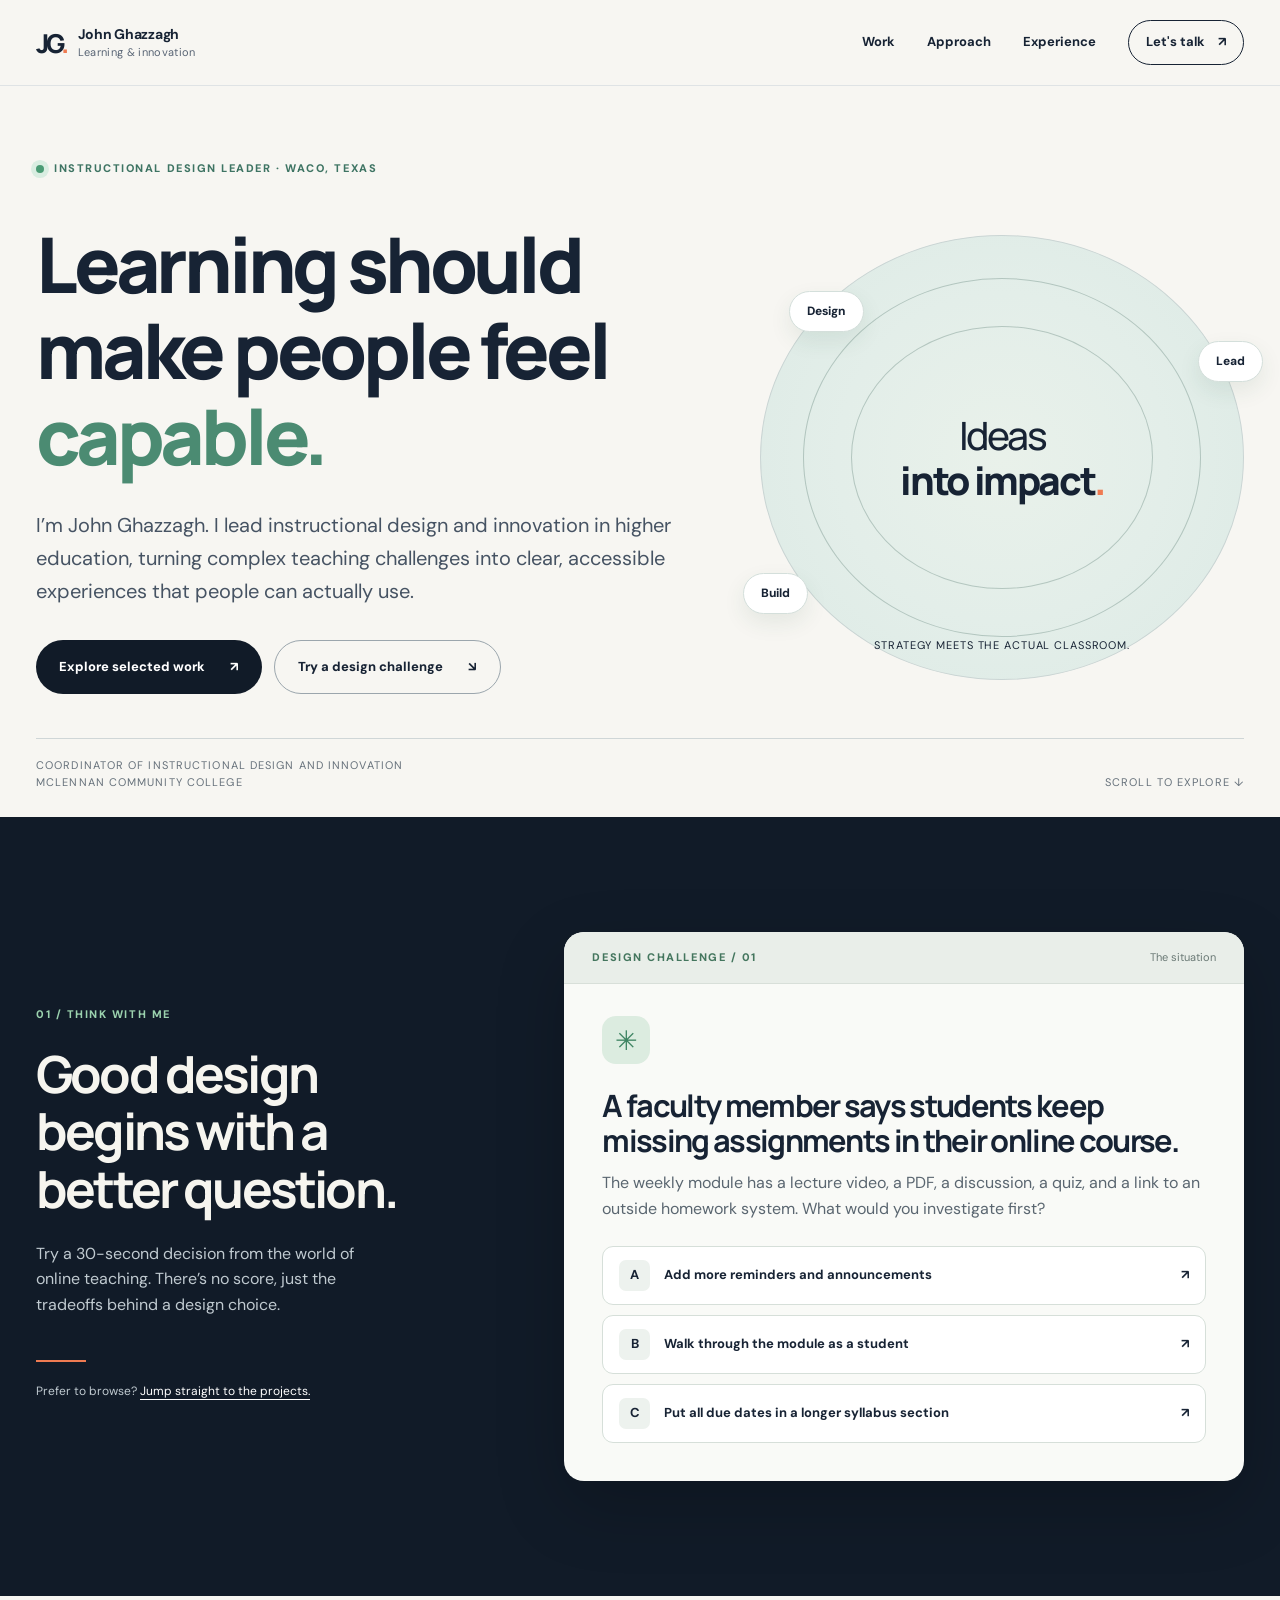
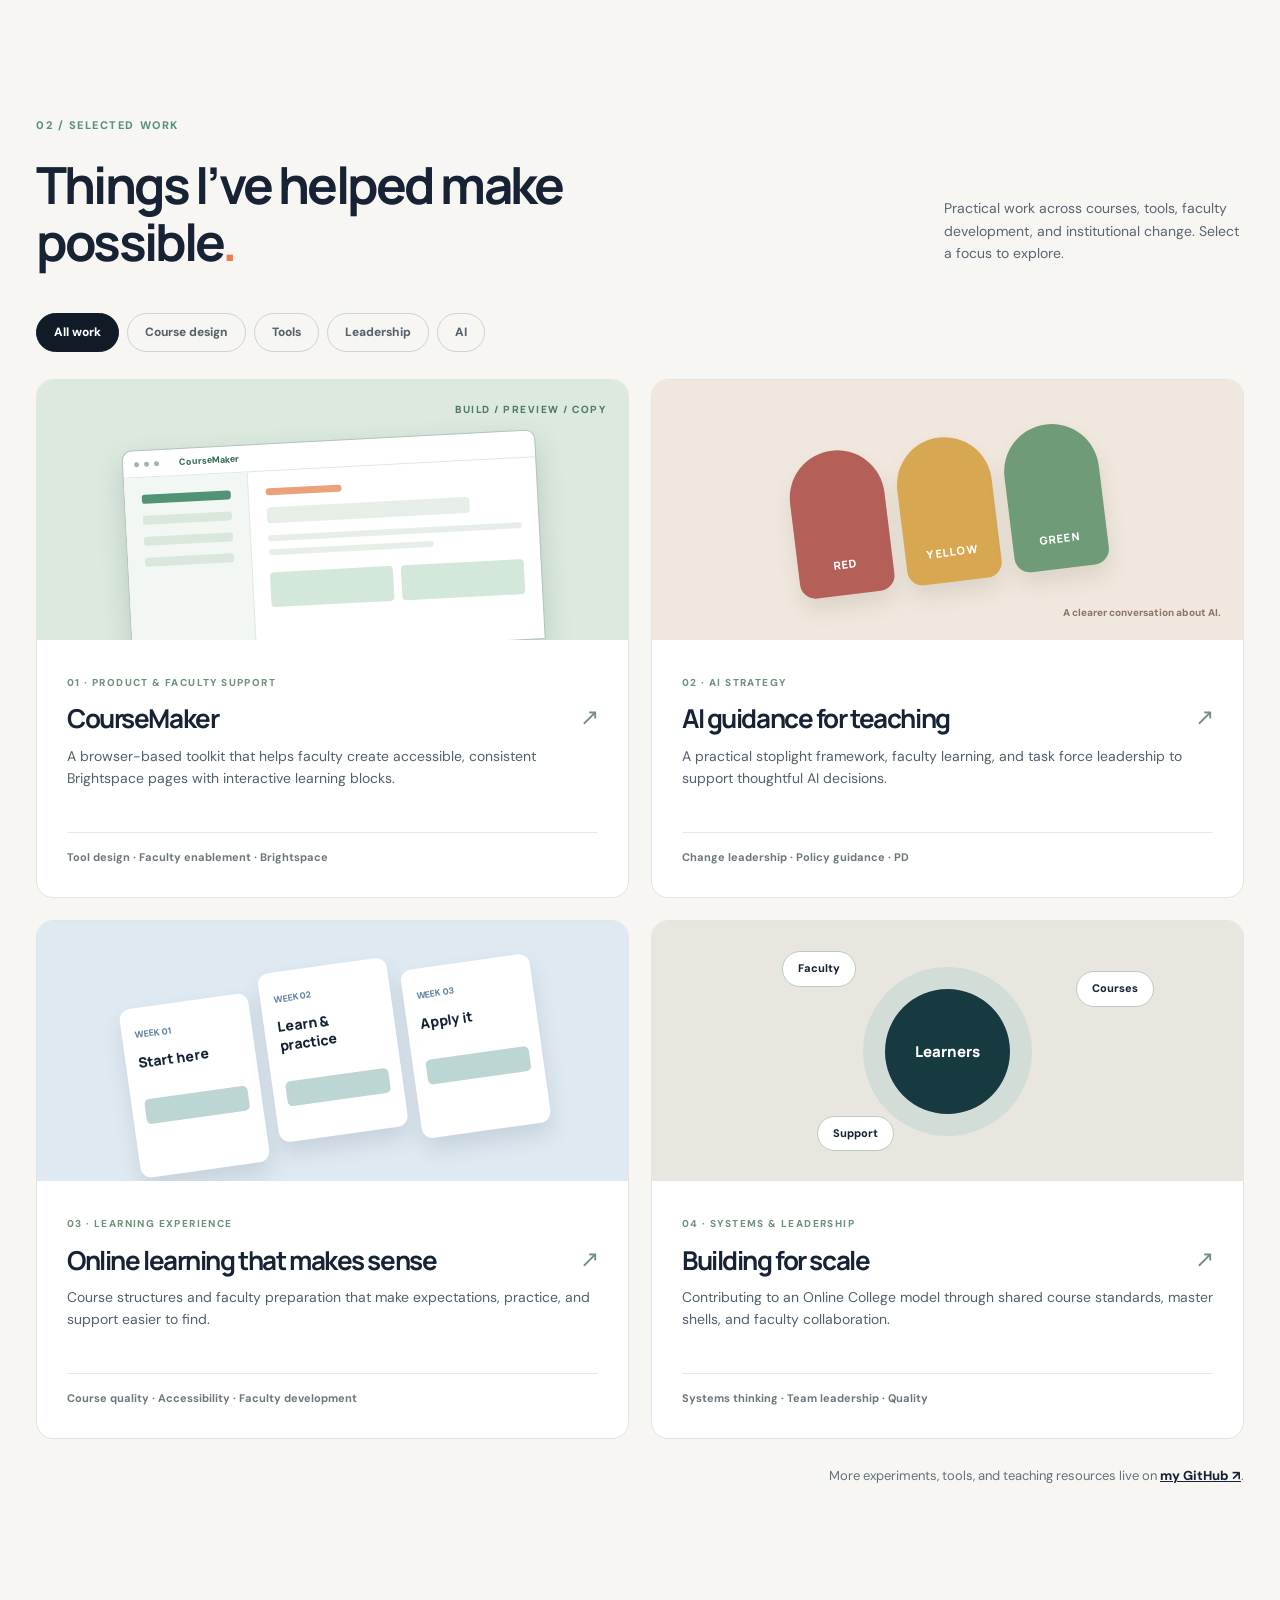
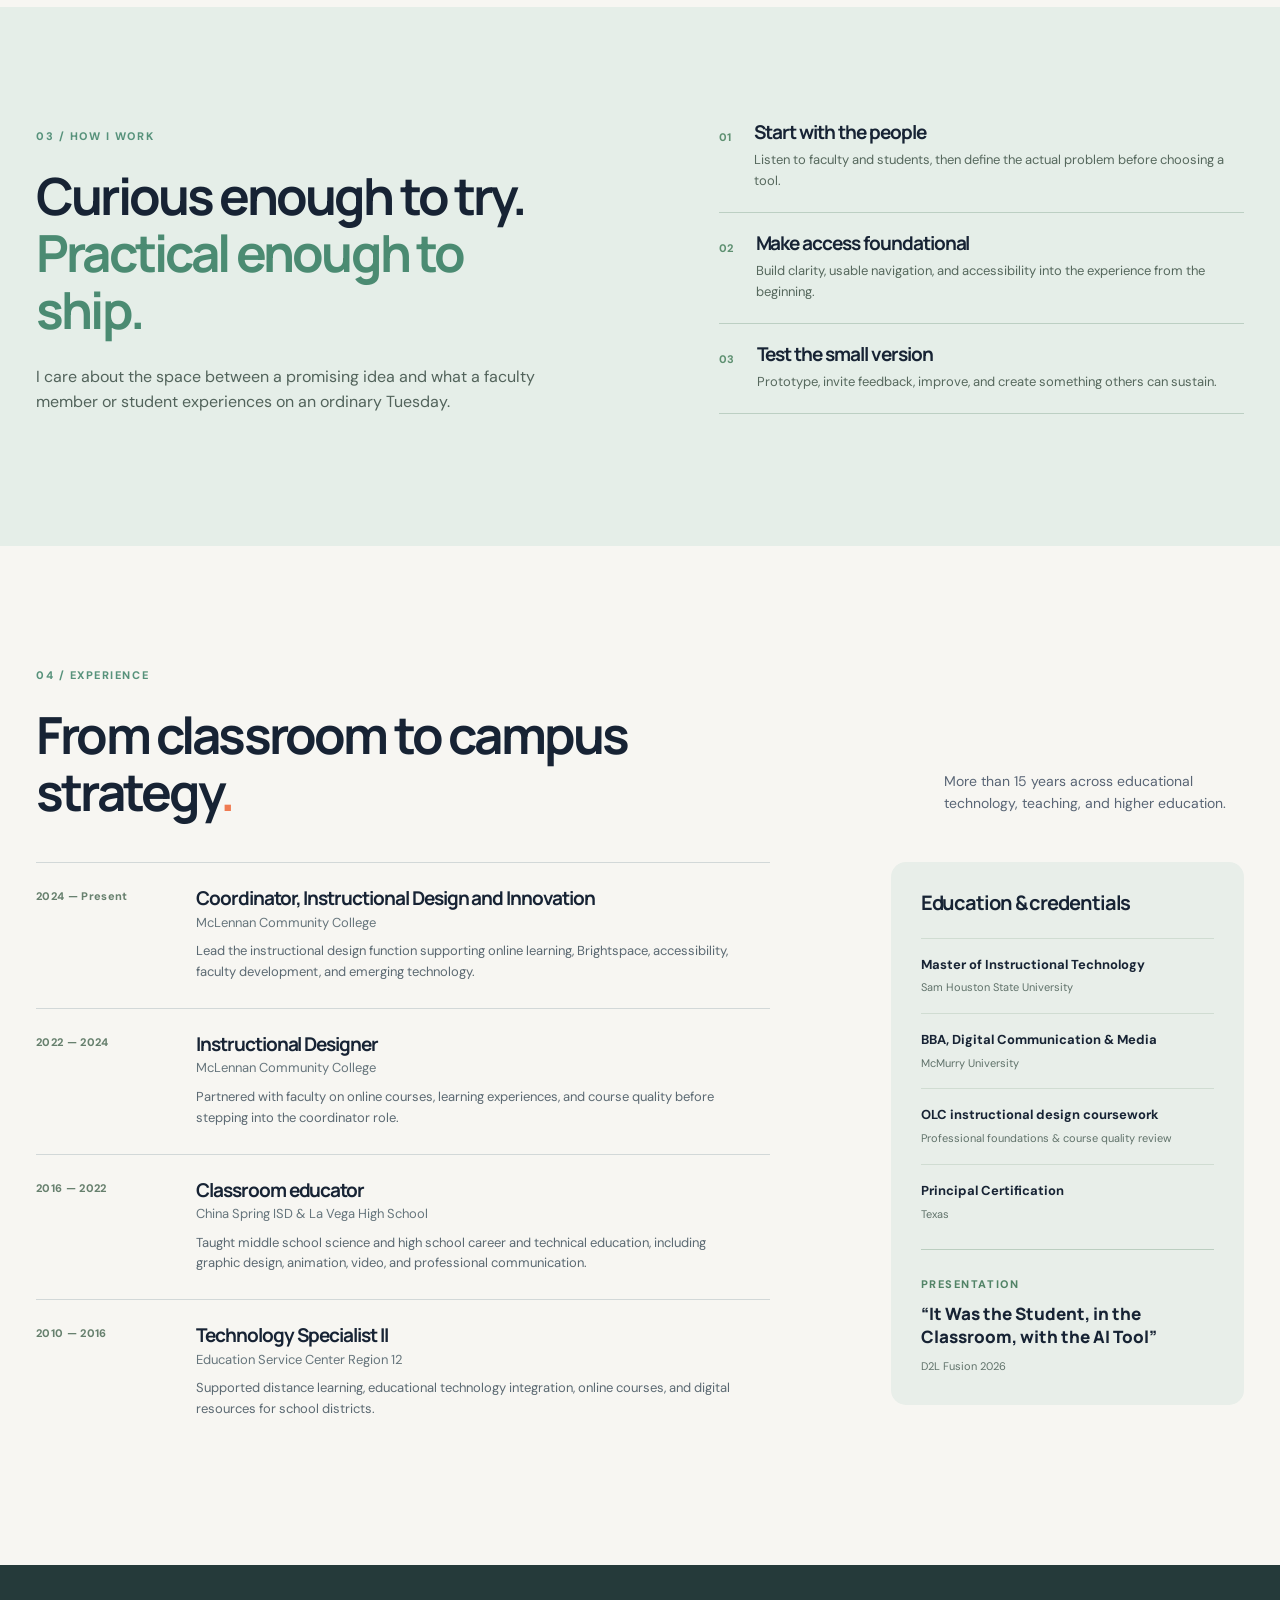
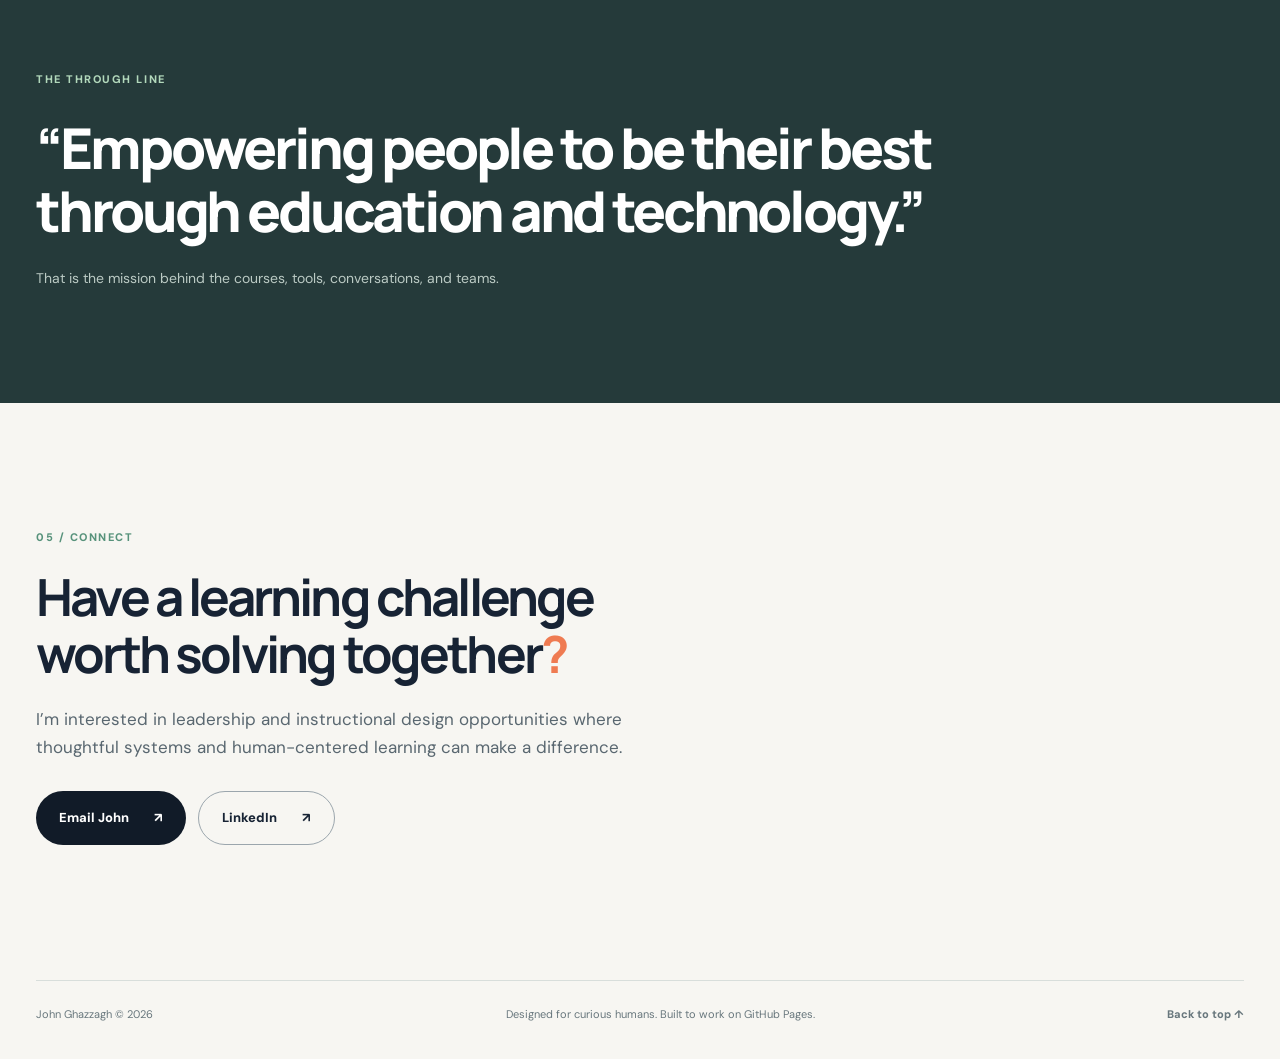
<file: index.html>
<!doctype html>
<html lang="en"><head><meta charset="utf-8"><meta name="viewport" content="width=device-width,initial-scale=1"><meta name="theme-color" content="#111b28"><meta name="description" content="John Ghazzagh is an instructional design and innovation leader building practical, accessible learning experiences and systems for higher education."><meta property="og:title" content="John Ghazzagh | Learning, thoughtfully designed"><meta property="og:description" content="Instructional design, faculty development, AI leadership, and useful learning tools."><title>John Ghazzagh | Instructional Design & Innovation</title><link rel="stylesheet" href="styles.css"><script defer src="script.js"></script></head>
<body><a class="skip" href="#main">Skip to content</a><header class="site-header"><a class="brand" href="index.html" aria-label="John Ghazzagh home"><span class="brand-mark">JG<span class="brand-dot">.</span></span><span class="brand-text">John Ghazzagh<small>Learning & innovation</small></span></a><nav aria-label="Main navigation"><a href="#work">Work</a><a href="#approach">Approach</a><a href="#experience">Experience</a><a class="nav-contact" href="#contact">Let's talk <span aria-hidden="true">↗</span></a></nav></header>
<main id="main"><section class="hero container"><div class="eyebrow"><span class="pulse"></span> Instructional design leader · Waco, Texas</div><div class="hero-grid"><div><h1>Learning should make people feel <em>capable.</em></h1><p class="hero-lede">I’m John Ghazzagh. I lead instructional design and innovation in higher education, turning complex teaching challenges into clear, accessible experiences that people can actually use.</p><div class="actions"><a class="button primary" href="#work">Explore selected work <span aria-hidden="true">↗</span></a><a class="button ghost" href="#challenge">Try a design challenge <span aria-hidden="true">↘</span></a></div></div><div class="hero-aside" aria-label="Areas of practice"><div class="orbit orbit-one"></div><div class="orbit orbit-two"></div><span class="orb orb-a">Design</span><span class="orb orb-b">Lead</span><span class="orb orb-c">Build</span><div class="aside-center">Ideas<br><b>into impact<span>.</span></b></div><div class="aside-caption">Strategy meets the actual classroom.</div></div></div><div class="hero-bottom"><span>Coordinator of Instructional Design and Innovation<br>McLennan Community College</span><span>Scroll to explore <span aria-hidden="true">↓</span></span></div></section>
<section id="challenge" class="challenge-wrap"><div class="container challenge-grid"><div class="section-intro"><span class="kicker">01 / Think with me</span><h2>Good design begins with a better question.</h2><p>Try a 30-second decision from the world of online teaching. There’s no score, just the tradeoffs behind a design choice.</p><div class="small-rule"></div><p class="note">Prefer to browse? <a href="#work">Jump straight to the projects.</a></p></div><div class="challenge-card" data-challenge><div class="challenge-top"><span class="label">DESIGN CHALLENGE / 01</span><span class="challenge-step" aria-live="polite">The situation</span></div><div class="challenge-content"><div class="challenge-icon" aria-hidden="true">✳</div><h3>A faculty member says students keep missing assignments in their online course.</h3><p>The weekly module has a lecture video, a PDF, a discussion, a quiz, and a link to an outside homework system. What would you investigate first?</p><div class="choices"><button type="button" data-choice="a"><span class="choice-letter">A</span> Add more reminders and announcements <span aria-hidden="true">↗</span></button><button type="button" data-choice="b"><span class="choice-letter">B</span> Walk through the module as a student <span aria-hidden="true">↗</span></button><button type="button" data-choice="c"><span class="choice-letter">C</span> Put all due dates in a longer syllabus section <span aria-hidden="true">↗</span></button></div><div class="challenge-response" hidden tabindex="-1" aria-live="polite"><span class="label">THE DESIGN LENS</span><h4></h4><p></p><p class="response-common">I’d walk the student path with the instructor, check where tasks and due dates appear, and look for points where navigation or expectations break down. Then we could test a clearer weekly overview and consistent activity placement. Reminders may help, but the course structure should do its share of the work.</p><a href="projects/course-design.html">See how I design online learning <span aria-hidden="true">↗</span></a><button class="reset" type="button" data-reset>Try another response</button></div></div></div></div></section>
<section id="work" class="work-section container"><div class="section-heading"><div><span class="kicker">02 / Selected work</span><h2>Things I’ve helped make possible<span class="accent">.</span></h2></div><p>Practical work across courses, tools, faculty development, and institutional change. Select a focus to explore.</p></div><div class="filters" role="group" aria-label="Filter projects"><button class="active" type="button" data-filter="all" aria-pressed="true">All work</button><button type="button" data-filter="design" aria-pressed="false">Course design</button><button type="button" data-filter="tools" aria-pressed="false">Tools</button><button type="button" data-filter="leadership" aria-pressed="false">Leadership</button><button type="button" data-filter="ai" aria-pressed="false">AI</button></div><div class="project-grid">
<a class="project-card card-feature" data-tags="design tools" href="projects/coursemaker.html"><div class="project-art art-builder" aria-hidden="true"><div class="mini-window"><div class="mini-toolbar"><i></i><i></i><i></i><span>CourseMaker</span></div><div class="mini-body"><div class="mini-sidebar"><b></b><b></b><b></b><b></b></div><div class="mini-preview"><span></span><strong></strong><p></p><p></p><div class="mini-two"><i></i><i></i></div></div></div></div><span class="art-label">BUILD / PREVIEW / COPY</span></div><div class="card-copy"><span class="card-meta">01 · PRODUCT & FACULTY SUPPORT</span><h3>CourseMaker <span aria-hidden="true">↗</span></h3><p>A browser-based toolkit that helps faculty create accessible, consistent Brightspace pages with interactive learning blocks.</p><span class="tagline">Tool design · Faculty enablement · Brightspace</span></div></a>
<a class="project-card" data-tags="ai leadership design" href="projects/ai-guidance.html"><div class="project-art art-stoplight" aria-hidden="true"><div class="signal"><span>RED</span><span>YELLOW</span><span>GREEN</span></div><div class="signal-caption">A clearer conversation about AI.</div></div><div class="card-copy"><span class="card-meta">02 · AI STRATEGY</span><h3>AI guidance for teaching <span aria-hidden="true">↗</span></h3><p>A practical stoplight framework, faculty learning, and task force leadership to support thoughtful AI decisions.</p><span class="tagline">Change leadership · Policy guidance · PD</span></div></a>
<a class="project-card" data-tags="design leadership" href="projects/course-design.html"><div class="project-art art-course" aria-hidden="true"><div class="course-stack"><div><small>WEEK 01</small><strong>Start here</strong><i></i></div><div><small>WEEK 02</small><strong>Learn & practice</strong><i></i></div><div><small>WEEK 03</small><strong>Apply it</strong><i></i></div></div></div><div class="card-copy"><span class="card-meta">03 · LEARNING EXPERIENCE</span><h3>Online learning that makes sense <span aria-hidden="true">↗</span></h3><p>Course structures and faculty preparation that make expectations, practice, and support easier to find.</p><span class="tagline">Course quality · Accessibility · Faculty development</span></div></a>
<a class="project-card" data-tags="leadership design" href="projects/online-college.html"><div class="project-art art-systems" aria-hidden="true"><div class="system-node n1">Faculty</div><div class="system-node n2">Courses</div><div class="system-node n3">Support</div><div class="system-center">Learners</div></div><div class="card-copy"><span class="card-meta">04 · SYSTEMS & LEADERSHIP</span><h3>Building for scale <span aria-hidden="true">↗</span></h3><p>Contributing to an Online College model through shared course standards, master shells, and faculty collaboration.</p><span class="tagline">Systems thinking · Team leadership · Quality</span></div></a>
</div><p class="work-footer">More experiments, tools, and teaching resources live on <a href="https://github.com/jghazzagh" target="_blank" rel="noopener noreferrer">my GitHub <span aria-hidden="true">↗</span></a>.</p></section>
<section id="approach" class="approach-section"><div class="container approach-grid"><div><span class="kicker">03 / How I work</span><h2>Curious enough to try.<br><em>Practical enough to ship.</em></h2><p>I care about the space between a promising idea and what a faculty member or student experiences on an ordinary Tuesday.</p></div><div class="principles"><article><span>01</span><div><h3>Start with the people</h3><p>Listen to faculty and students, then define the actual problem before choosing a tool.</p></div></article><article><span>02</span><div><h3>Make access foundational</h3><p>Build clarity, usable navigation, and accessibility into the experience from the beginning.</p></div></article><article><span>03</span><div><h3>Test the small version</h3><p>Prototype, invite feedback, improve, and create something others can sustain.</p></div></article></div></div></section>
<section id="experience" class="experience-section container"><div class="section-heading"><div><span class="kicker">04 / Experience</span><h2>From classroom to campus strategy<span class="accent">.</span></h2></div><p>More than 15 years across educational technology, teaching, and higher education.</p></div><div class="experience-grid"><div class="timeline"><article><span class="years">2024 — Present</span><div><h3>Coordinator, Instructional Design and Innovation</h3><p>McLennan Community College</p><small>Lead the instructional design function supporting online learning, Brightspace, accessibility, faculty development, and emerging technology.</small></div></article><article><span class="years">2022 — 2024</span><div><h3>Instructional Designer</h3><p>McLennan Community College</p><small>Partnered with faculty on online courses, learning experiences, and course quality before stepping into the coordinator role.</small></div></article><article><span class="years">2016 — 2022</span><div><h3>Classroom educator</h3><p>China Spring ISD & La Vega High School</p><small>Taught middle school science and high school career and technical education, including graphic design, animation, video, and professional communication.</small></div></article><article><span class="years">2010 — 2016</span><div><h3>Technology Specialist II</h3><p>Education Service Center Region 12</p><small>Supported distance learning, educational technology integration, online courses, and digital resources for school districts.</small></div></article></div><aside class="credentials"><h3>Education & credentials</h3><div><strong>Master of Instructional Technology</strong><span>Sam Houston State University</span></div><div><strong>BBA, Digital Communication & Media</strong><span>McMurry University</span></div><div><strong>OLC instructional design coursework</strong><span>Professional foundations & course quality review</span></div><div><strong>Principal Certification</strong><span>Texas</span></div><div class="spotlight"><span class="label">PRESENTATION</span><p>“It Was the Student, in the Classroom, with the AI Tool”</p><span>D2L Fusion 2026</span></div></aside></div></section>
<section class="belief"><div class="container"><span class="kicker">THE THROUGH LINE</span><blockquote>“Empowering people to be their best through education and technology.”</blockquote><p>That is the mission behind the courses, tools, conversations, and teams.</p></div></section>
<section id="contact" class="contact-section container"><span class="kicker">05 / Connect</span><h2>Have a learning challenge<br>worth solving together<span class="accent">?</span></h2><p>I’m interested in leadership and instructional design opportunities where thoughtful systems and human-centered learning can make a difference.</p><div class="actions"><a class="button primary" href="mailto:john.ghazzagh@gmail.com">Email John <span aria-hidden="true">↗</span></a><a class="button ghost" href="https://www.linkedin.com/in/johnghazzagh" target="_blank" rel="noopener noreferrer">LinkedIn <span aria-hidden="true">↗</span></a></div></section></main>
<footer class="site-footer container"><span>John Ghazzagh © <span id="year">2026</span></span><span>Designed for curious humans. Built to work on GitHub Pages.</span><a href="#main">Back to top ↑</a></footer></body></html>
</file>
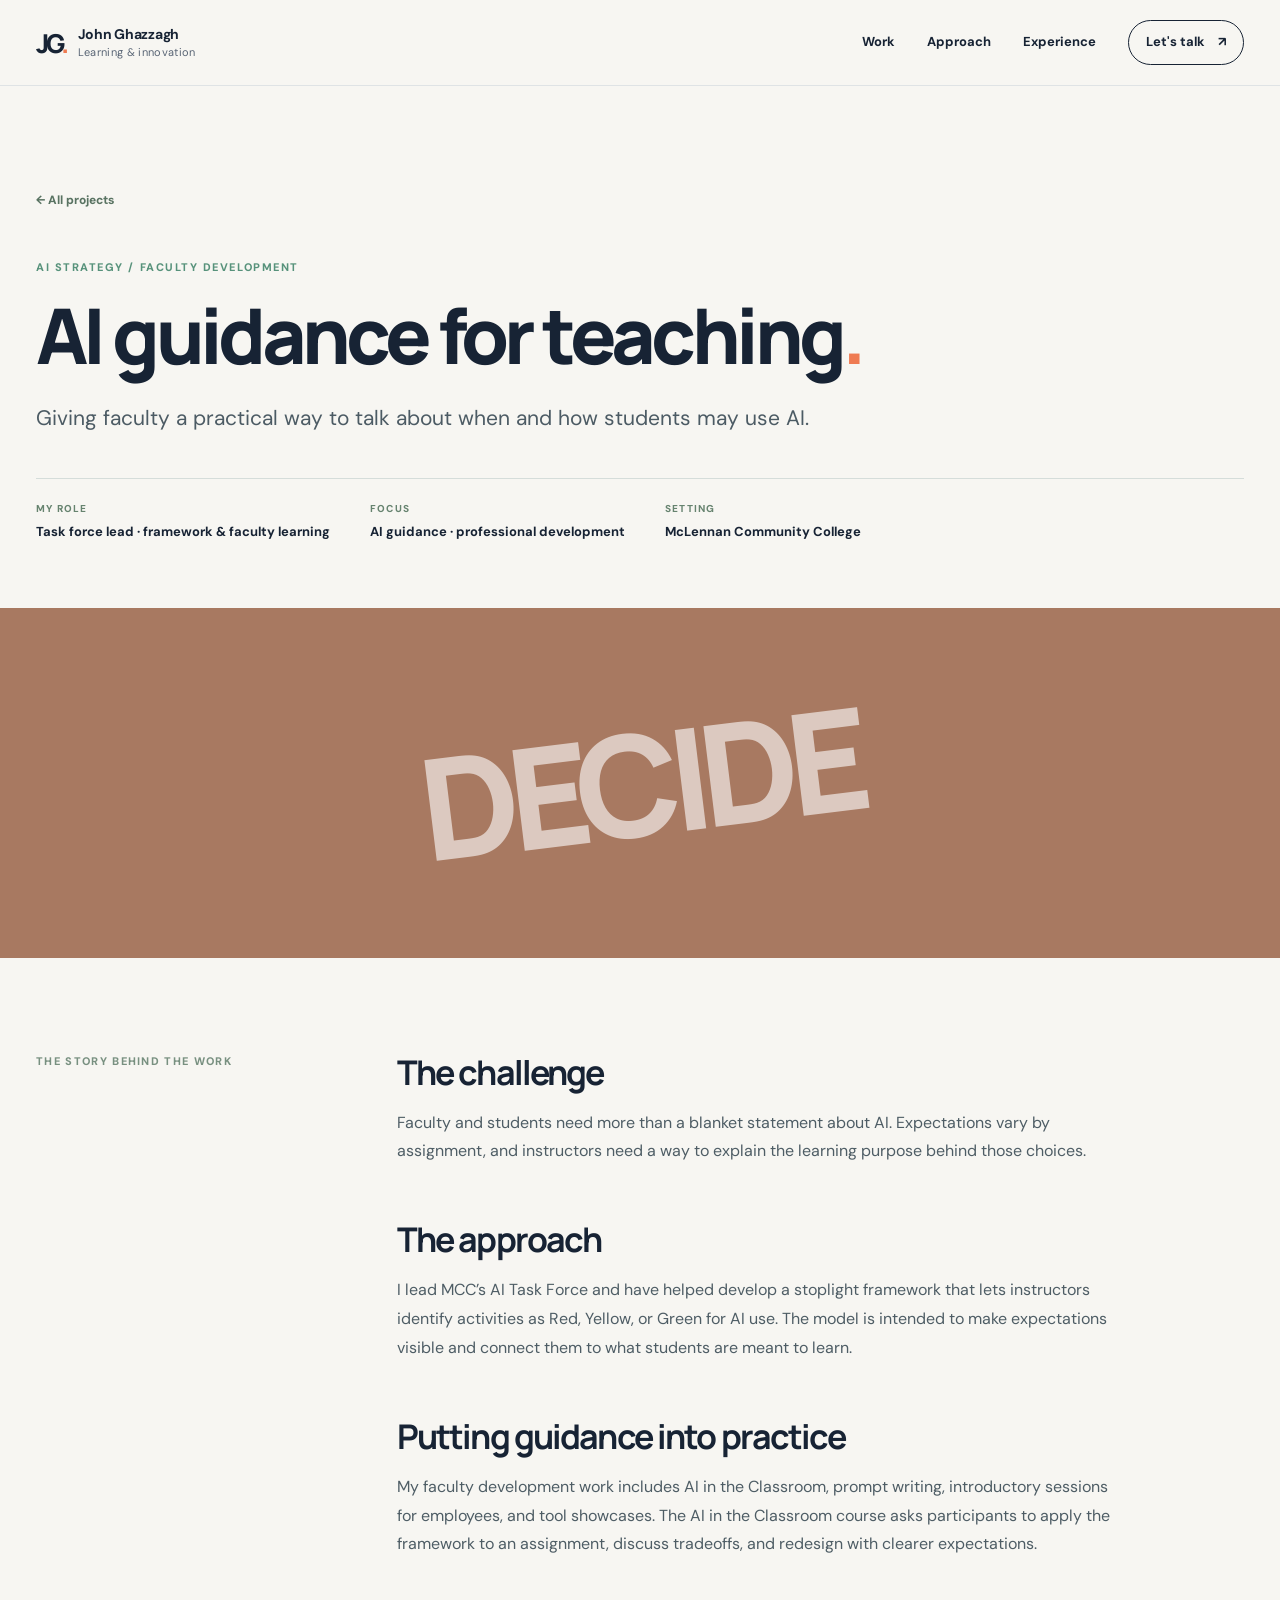
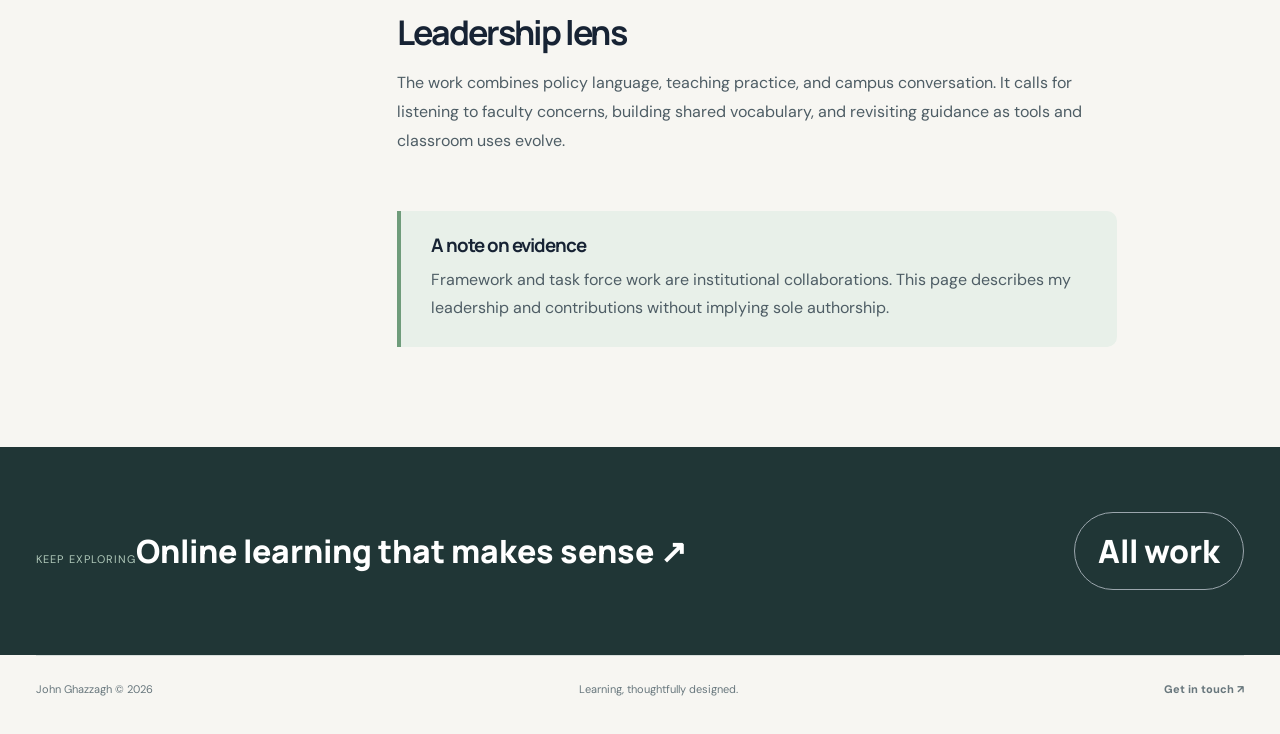
<file: projects/ai-guidance.html>
<!doctype html><html lang="en"><head><meta charset="utf-8"><meta name="viewport" content="width=device-width,initial-scale=1"><meta name="theme-color" content="#111b28"><meta name="description" content="Giving faculty a practical way to talk about when and how students may use AI."><title>AI guidance for teaching | John Ghazzagh</title><link rel="stylesheet" href="../styles.css"><script defer src="../script.js"></script></head><body><a class="skip" href="#main">Skip to content</a><header class="site-header"><a class="brand" href="../index.html" aria-label="John Ghazzagh home"><span class="brand-mark">JG<span class="brand-dot">.</span></span><span class="brand-text">John Ghazzagh<small>Learning & innovation</small></span></a><nav aria-label="Main navigation"><a href="../index.html#work">Work</a><a href="../index.html#approach">Approach</a><a href="../index.html#experience">Experience</a><a class="nav-contact" href="../index.html#contact">Let's talk <span aria-hidden="true">↗</span></a></nav></header><main id="main"><section class="case-hero container"><a class="back-link" href="../index.html#work">← All projects</a><span class="kicker">AI STRATEGY / FACULTY DEVELOPMENT</span><h1>AI guidance for teaching<span class="accent">.</span></h1><p class="case-lede">Giving faculty a practical way to talk about when and how students may use AI.</p><div class="case-meta"><div><small>MY ROLE</small><strong>Task force lead · framework &amp; faculty learning</strong></div><div><small>FOCUS</small><strong>AI guidance · professional development</strong></div><div><small>SETTING</small><strong>McLennan Community College</strong></div></div></section><div class="case-banner ai" aria-hidden="true"><span class="banner-word">DECIDE</span></div><section class="case-body container"><aside class="case-sidebar">The story behind the work</aside><div><h2>The challenge</h2><p>Faculty and students need more than a blanket statement about AI. Expectations vary by assignment, and instructors need a way to explain the learning purpose behind those choices.</p><h2>The approach</h2><p>I lead MCC’s AI Task Force and have helped develop a stoplight framework that lets instructors identify activities as Red, Yellow, or Green for AI use. The model is intended to make expectations visible and connect them to what students are meant to learn.</p><h2>Putting guidance into practice</h2><p>My faculty development work includes AI in the Classroom, prompt writing, introductory sessions for employees, and tool showcases. The AI in the Classroom course asks participants to apply the framework to an assignment, discuss tradeoffs, and redesign with clearer expectations.</p><h2>Leadership lens</h2><p>The work combines policy language, teaching practice, and campus conversation. It calls for listening to faculty concerns, building shared vocabulary, and revisiting guidance as tools and classroom uses evolve.</p><div class="case-callout"><h3>A note on evidence</h3><p>Framework and task force work are institutional collaborations. This page describes my leadership and contributions without implying sole authorship.</p></div></div></section></main><section class="case-next"><div class="container"><div><span>KEEP EXPLORING</span><a href="course-design.html">Online learning that makes sense ↗</a></div><a class="button ghost" href="../index.html#work">All work</a></div></section><footer class="site-footer container"><span>John Ghazzagh © <span id="year">2026</span></span><span>Learning, thoughtfully designed.</span><a href="../index.html#contact">Get in touch ↗</a></footer></body></html>
</file>
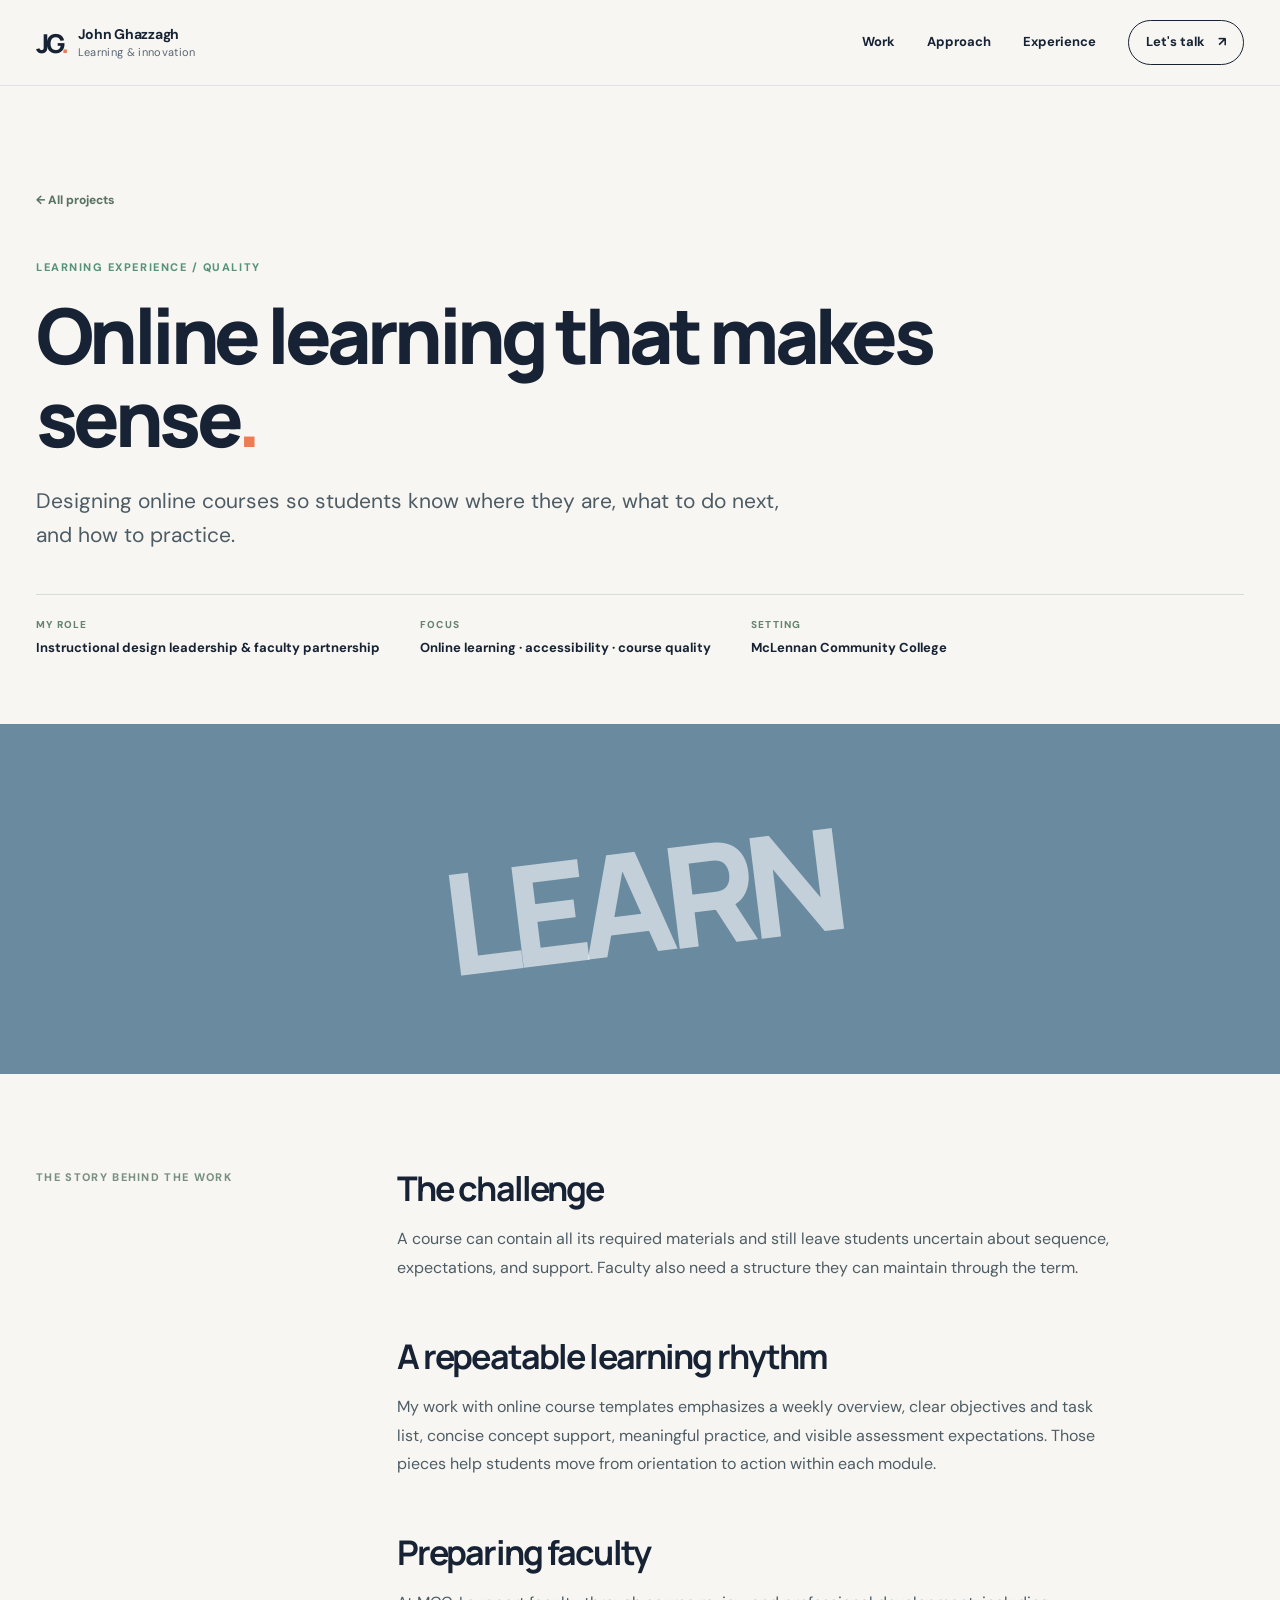
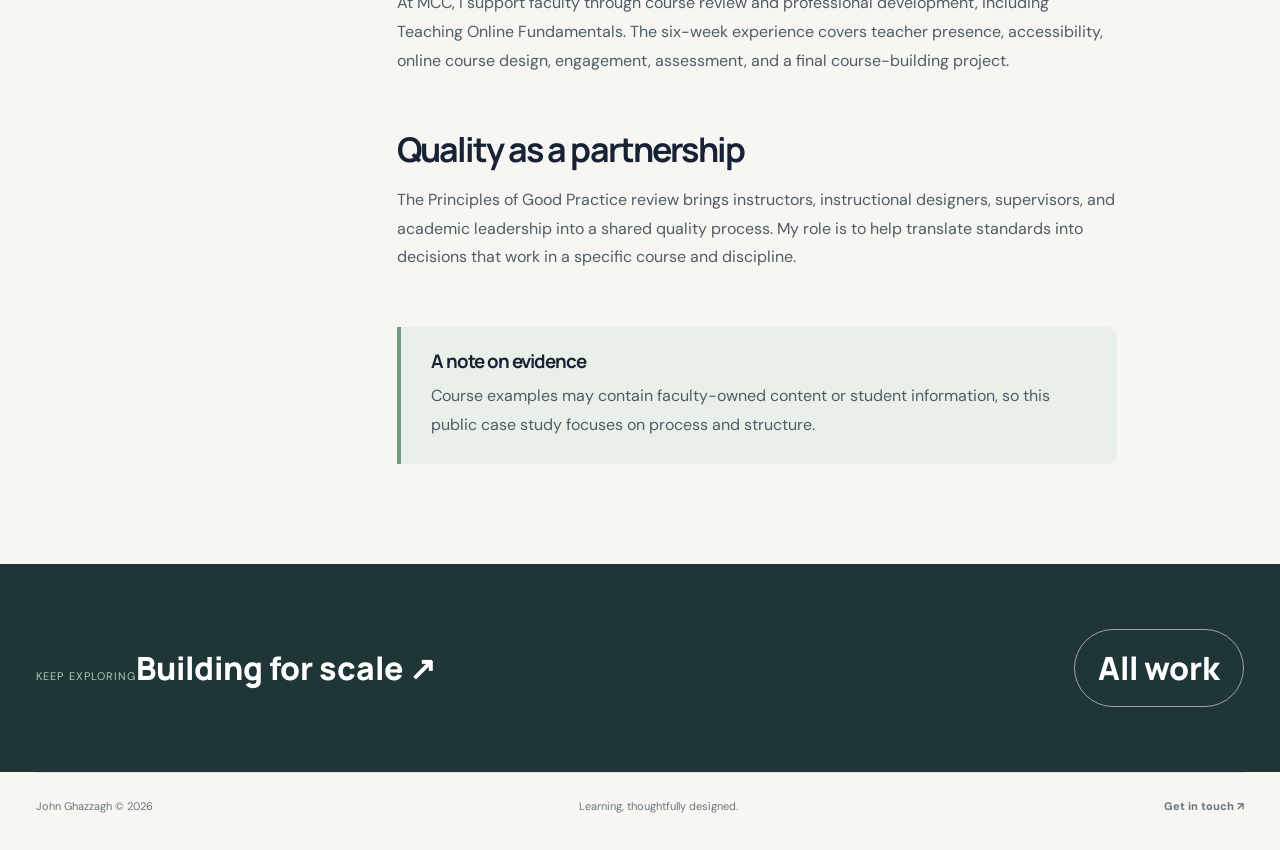
<file: projects/course-design.html>
<!doctype html><html lang="en"><head><meta charset="utf-8"><meta name="viewport" content="width=device-width,initial-scale=1"><meta name="theme-color" content="#111b28"><meta name="description" content="Designing online courses so students know where they are, what to do next, and how to practice."><title>Online learning that makes sense | John Ghazzagh</title><link rel="stylesheet" href="../styles.css"><script defer src="../script.js"></script></head><body><a class="skip" href="#main">Skip to content</a><header class="site-header"><a class="brand" href="../index.html" aria-label="John Ghazzagh home"><span class="brand-mark">JG<span class="brand-dot">.</span></span><span class="brand-text">John Ghazzagh<small>Learning & innovation</small></span></a><nav aria-label="Main navigation"><a href="../index.html#work">Work</a><a href="../index.html#approach">Approach</a><a href="../index.html#experience">Experience</a><a class="nav-contact" href="../index.html#contact">Let's talk <span aria-hidden="true">↗</span></a></nav></header><main id="main"><section class="case-hero container"><a class="back-link" href="../index.html#work">← All projects</a><span class="kicker">LEARNING EXPERIENCE / QUALITY</span><h1>Online learning that makes sense<span class="accent">.</span></h1><p class="case-lede">Designing online courses so students know where they are, what to do next, and how to practice.</p><div class="case-meta"><div><small>MY ROLE</small><strong>Instructional design leadership &amp; faculty partnership</strong></div><div><small>FOCUS</small><strong>Online learning · accessibility · course quality</strong></div><div><small>SETTING</small><strong>McLennan Community College</strong></div></div></section><div class="case-banner course" aria-hidden="true"><span class="banner-word">LEARN</span></div><section class="case-body container"><aside class="case-sidebar">The story behind the work</aside><div><h2>The challenge</h2><p>A course can contain all its required materials and still leave students uncertain about sequence, expectations, and support. Faculty also need a structure they can maintain through the term.</p><h2>A repeatable learning rhythm</h2><p>My work with online course templates emphasizes a weekly overview, clear objectives and task list, concise concept support, meaningful practice, and visible assessment expectations. Those pieces help students move from orientation to action within each module.</p><h2>Preparing faculty</h2><p>At MCC, I support faculty through course review and professional development, including Teaching Online Fundamentals. The six-week experience covers teacher presence, accessibility, online course design, engagement, assessment, and a final course-building project.</p><h2>Quality as a partnership</h2><p>The Principles of Good Practice review brings instructors, instructional designers, supervisors, and academic leadership into a shared quality process. My role is to help translate standards into decisions that work in a specific course and discipline.</p><div class="case-callout"><h3>A note on evidence</h3><p>Course examples may contain faculty-owned content or student information, so this public case study focuses on process and structure.</p></div></div></section></main><section class="case-next"><div class="container"><div><span>KEEP EXPLORING</span><a href="online-college.html">Building for scale ↗</a></div><a class="button ghost" href="../index.html#work">All work</a></div></section><footer class="site-footer container"><span>John Ghazzagh © <span id="year">2026</span></span><span>Learning, thoughtfully designed.</span><a href="../index.html#contact">Get in touch ↗</a></footer></body></html>
</file>
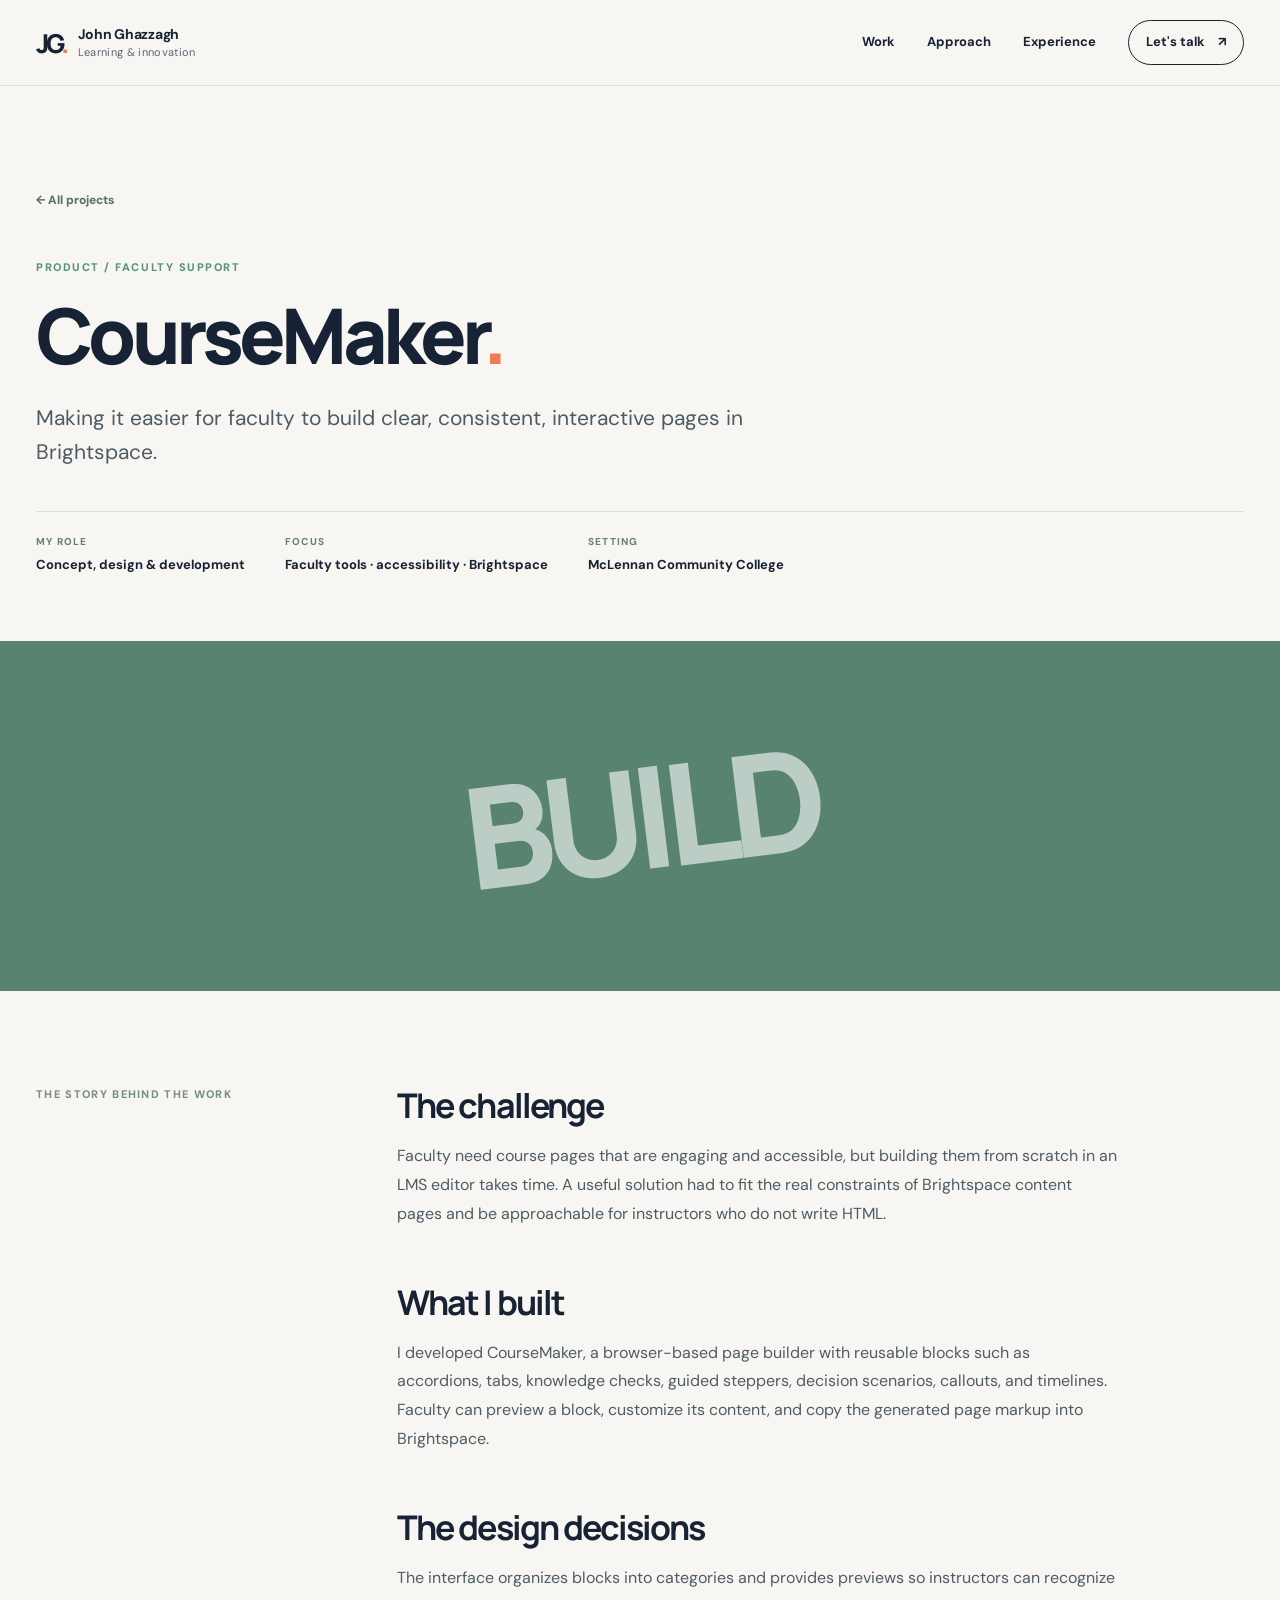
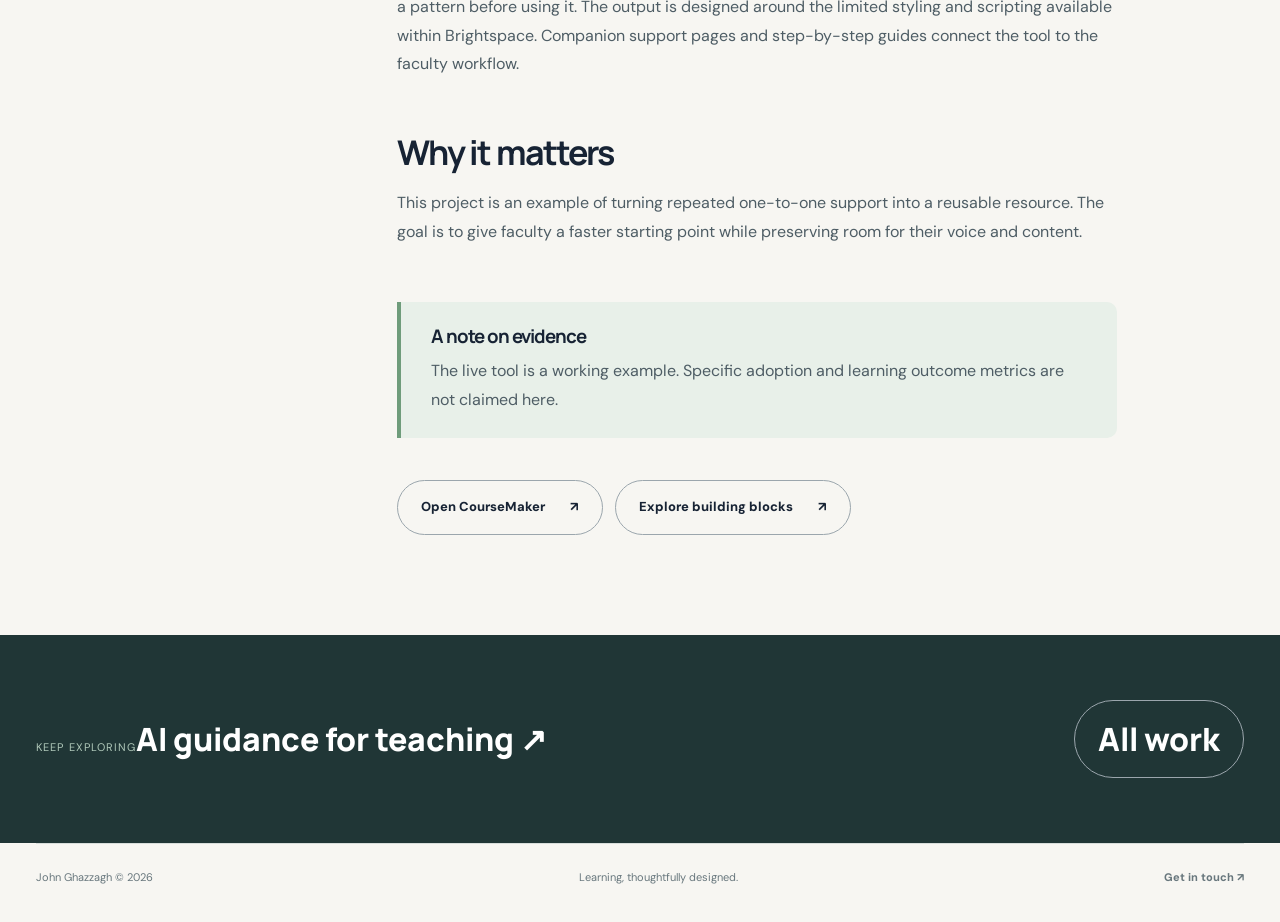
<file: projects/coursemaker.html>
<!doctype html><html lang="en"><head><meta charset="utf-8"><meta name="viewport" content="width=device-width,initial-scale=1"><meta name="theme-color" content="#111b28"><meta name="description" content="Making it easier for faculty to build clear, consistent, interactive pages in Brightspace."><title>CourseMaker | John Ghazzagh</title><link rel="stylesheet" href="../styles.css"><script defer src="../script.js"></script></head><body><a class="skip" href="#main">Skip to content</a><header class="site-header"><a class="brand" href="../index.html" aria-label="John Ghazzagh home"><span class="brand-mark">JG<span class="brand-dot">.</span></span><span class="brand-text">John Ghazzagh<small>Learning & innovation</small></span></a><nav aria-label="Main navigation"><a href="../index.html#work">Work</a><a href="../index.html#approach">Approach</a><a href="../index.html#experience">Experience</a><a class="nav-contact" href="../index.html#contact">Let's talk <span aria-hidden="true">↗</span></a></nav></header><main id="main"><section class="case-hero container"><a class="back-link" href="../index.html#work">← All projects</a><span class="kicker">PRODUCT / FACULTY SUPPORT</span><h1>CourseMaker<span class="accent">.</span></h1><p class="case-lede">Making it easier for faculty to build clear, consistent, interactive pages in Brightspace.</p><div class="case-meta"><div><small>MY ROLE</small><strong>Concept, design &amp; development</strong></div><div><small>FOCUS</small><strong>Faculty tools · accessibility · Brightspace</strong></div><div><small>SETTING</small><strong>McLennan Community College</strong></div></div></section><div class="case-banner builder" aria-hidden="true"><span class="banner-word">BUILD</span></div><section class="case-body container"><aside class="case-sidebar">The story behind the work</aside><div><h2>The challenge</h2><p>Faculty need course pages that are engaging and accessible, but building them from scratch in an LMS editor takes time. A useful solution had to fit the real constraints of Brightspace content pages and be approachable for instructors who do not write HTML.</p><h2>What I built</h2><p>I developed CourseMaker, a browser-based page builder with reusable blocks such as accordions, tabs, knowledge checks, guided steppers, decision scenarios, callouts, and timelines. Faculty can preview a block, customize its content, and copy the generated page markup into Brightspace.</p><h2>The design decisions</h2><p>The interface organizes blocks into categories and provides previews so instructors can recognize a pattern before using it. The output is designed around the limited styling and scripting available within Brightspace. Companion support pages and step-by-step guides connect the tool to the faculty workflow.</p><h2>Why it matters</h2><p>This project is an example of turning repeated one-to-one support into a reusable resource. The goal is to give faculty a faster starting point while preserving room for their voice and content.</p><div class="case-callout"><h3>A note on evidence</h3><p>The live tool is a working example. Specific adoption and learning outcome metrics are not claimed here.</p></div><div class="case-links"><a class="button ghost" href="https://jghazzagh.github.io/coursebuild/mcc-brightspace-template-builder.html" target="_blank" rel="noopener noreferrer">Open CourseMaker <span aria-hidden="true">↗</span></a><a class="button ghost" href="https://jghazzagh.github.io/coursebuild/building-blocks.html" target="_blank" rel="noopener noreferrer">Explore building blocks <span aria-hidden="true">↗</span></a></div></div></section></main><section class="case-next"><div class="container"><div><span>KEEP EXPLORING</span><a href="ai-guidance.html">AI guidance for teaching ↗</a></div><a class="button ghost" href="../index.html#work">All work</a></div></section><footer class="site-footer container"><span>John Ghazzagh © <span id="year">2026</span></span><span>Learning, thoughtfully designed.</span><a href="../index.html#contact">Get in touch ↗</a></footer></body></html>
</file>
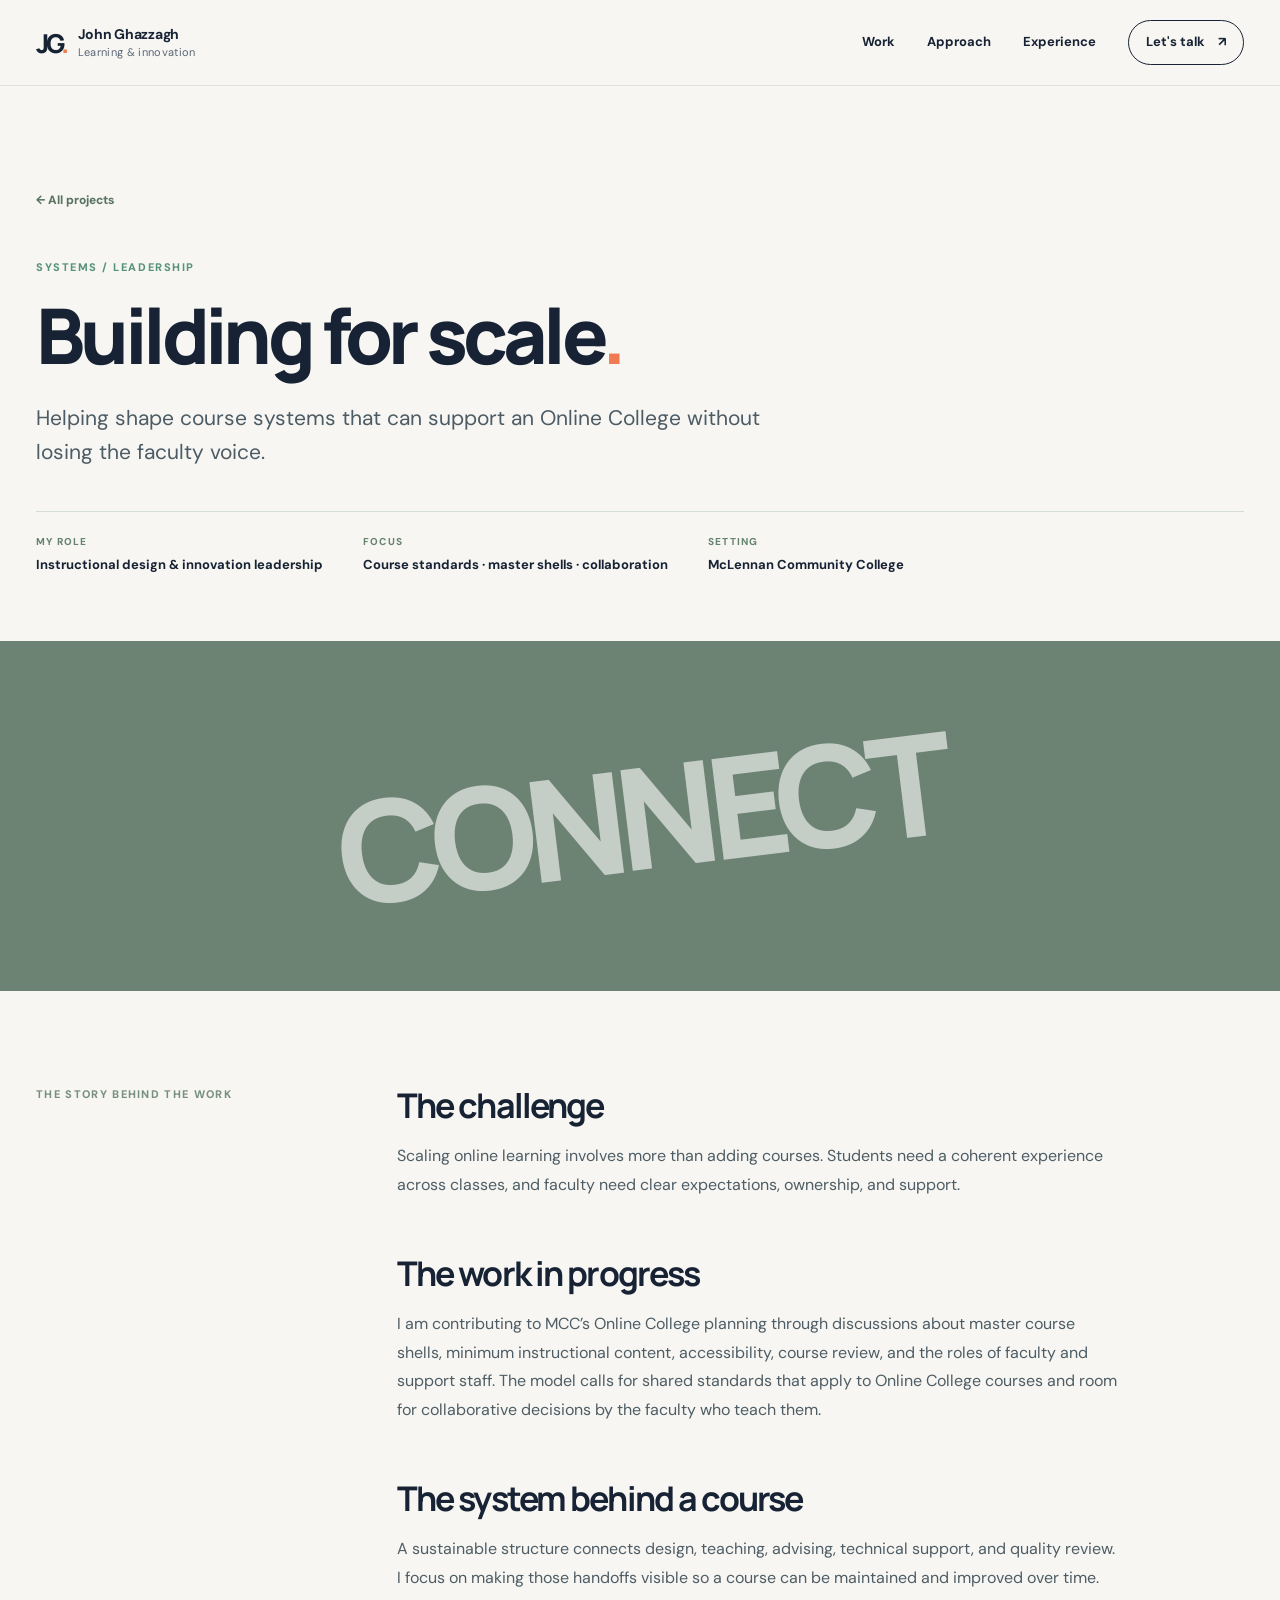
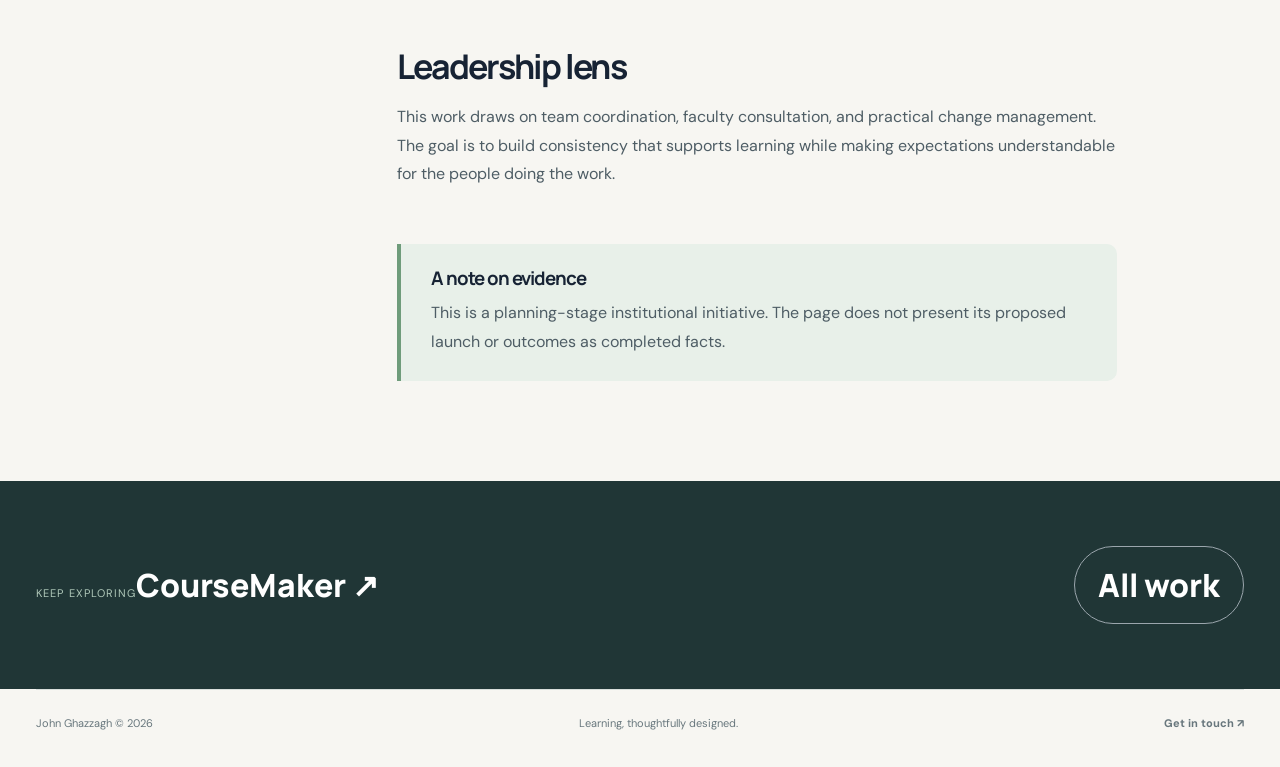
<file: projects/online-college.html>
<!doctype html><html lang="en"><head><meta charset="utf-8"><meta name="viewport" content="width=device-width,initial-scale=1"><meta name="theme-color" content="#111b28"><meta name="description" content="Helping shape course systems that can support an Online College without losing the faculty voice."><title>Building for scale | John Ghazzagh</title><link rel="stylesheet" href="../styles.css"><script defer src="../script.js"></script></head><body><a class="skip" href="#main">Skip to content</a><header class="site-header"><a class="brand" href="../index.html" aria-label="John Ghazzagh home"><span class="brand-mark">JG<span class="brand-dot">.</span></span><span class="brand-text">John Ghazzagh<small>Learning & innovation</small></span></a><nav aria-label="Main navigation"><a href="../index.html#work">Work</a><a href="../index.html#approach">Approach</a><a href="../index.html#experience">Experience</a><a class="nav-contact" href="../index.html#contact">Let's talk <span aria-hidden="true">↗</span></a></nav></header><main id="main"><section class="case-hero container"><a class="back-link" href="../index.html#work">← All projects</a><span class="kicker">SYSTEMS / LEADERSHIP</span><h1>Building for scale<span class="accent">.</span></h1><p class="case-lede">Helping shape course systems that can support an Online College without losing the faculty voice.</p><div class="case-meta"><div><small>MY ROLE</small><strong>Instructional design &amp; innovation leadership</strong></div><div><small>FOCUS</small><strong>Course standards · master shells · collaboration</strong></div><div><small>SETTING</small><strong>McLennan Community College</strong></div></div></section><div class="case-banner systems" aria-hidden="true"><span class="banner-word">CONNECT</span></div><section class="case-body container"><aside class="case-sidebar">The story behind the work</aside><div><h2>The challenge</h2><p>Scaling online learning involves more than adding courses. Students need a coherent experience across classes, and faculty need clear expectations, ownership, and support.</p><h2>The work in progress</h2><p>I am contributing to MCC’s Online College planning through discussions about master course shells, minimum instructional content, accessibility, course review, and the roles of faculty and support staff. The model calls for shared standards that apply to Online College courses and room for collaborative decisions by the faculty who teach them.</p><h2>The system behind a course</h2><p>A sustainable structure connects design, teaching, advising, technical support, and quality review. I focus on making those handoffs visible so a course can be maintained and improved over time.</p><h2>Leadership lens</h2><p>This work draws on team coordination, faculty consultation, and practical change management. The goal is to build consistency that supports learning while making expectations understandable for the people doing the work.</p><div class="case-callout"><h3>A note on evidence</h3><p>This is a planning-stage institutional initiative. The page does not present its proposed launch or outcomes as completed facts.</p></div></div></section></main><section class="case-next"><div class="container"><div><span>KEEP EXPLORING</span><a href="coursemaker.html">CourseMaker ↗</a></div><a class="button ghost" href="../index.html#work">All work</a></div></section><footer class="site-footer container"><span>John Ghazzagh © <span id="year">2026</span></span><span>Learning, thoughtfully designed.</span><a href="../index.html#contact">Get in touch ↗</a></footer></body></html>
</file>
<file: styles.css>
@import url('https://fonts.googleapis.com/css2?family=DM+Sans:wght@400;500;600;700&family=Manrope:wght@400;500;600;700;800&display=swap');
:root{--ink:#172334;--muted:#596575;--deep:#111b28;--cream:#f7f6f2;--paper:#fff;--line:#dfe3e5;--mint:#b9e6ce;--orange:#ef7b52;--blue:#d9e7ef}*{box-sizing:border-box}html{scroll-behavior:smooth;scroll-padding-top:90px}body{margin:0;background:var(--cream);color:var(--ink);font-family:'DM Sans',Arial,sans-serif;line-height:1.6}button,a{touch-action:manipulation}a{color:inherit}button{font:inherit}.skip{position:absolute;top:-60px;left:12px;padding:10px;background:#fff;z-index:99}.skip:focus{top:12px}:focus-visible{outline:3px solid #d46b42;outline-offset:4px}.container{width:min(1240px,calc(100% - 72px));margin-inline:auto}.site-header{height:86px;padding:0 max(36px,calc((100vw - 1240px)/2));display:flex;align-items:center;justify-content:space-between;background:rgba(247,246,242,.95);border-bottom:1px solid var(--line);position:sticky;top:0;z-index:30;backdrop-filter:blur(14px)}.brand{display:flex;align-items:center;gap:12px;text-decoration:none}.brand-mark{font:800 26px Manrope,Arial,sans-serif;letter-spacing:-.12em}.brand-dot,.accent{color:var(--orange)}.brand-text{font-weight:700;font-size:14px;line-height:1.15;letter-spacing:-.02em}.brand-text small{display:block;font-weight:400;font-size:11px;color:var(--muted);letter-spacing:.03em;margin-top:4px}.site-header nav{display:flex;align-items:center;gap:32px}.site-header nav a{text-decoration:none;font-size:13px;font-weight:700}.site-header nav a:hover,.work-footer a:hover{text-decoration:underline;text-underline-offset:5px}.site-header nav .nav-contact{border:1px solid var(--ink);padding:11px 17px;border-radius:50px}.nav-contact span{margin-left:10px}.eyebrow,.kicker,.label,.card-meta{font-weight:800;text-transform:uppercase;letter-spacing:.14em;font-size:11px}.eyebrow{display:flex;align-items:center;gap:10px;color:#3e7463}.pulse{width:8px;height:8px;border-radius:50%;background:#4a9b74;box-shadow:0 0 0 5px #d9ede1}.hero{padding-top:74px}.hero-grid{display:grid;grid-template-columns:1.15fr .85fr;gap:70px;align-items:center;min-height:560px}.hero h1,h2,h3,.belief blockquote{font-family:Manrope,Arial,sans-serif;letter-spacing:-.055em;line-height:1.12}.hero h1{font-size:clamp(58px,6vw,92px);font-weight:800;margin:0 0 30px;max-width:850px}.hero h1 em,.approach-section h2 em{font-style:normal;color:#4b8b72}.hero-lede{font-size:20px;line-height:1.65;max-width:670px;color:#465363;margin:0 0 32px}.actions{display:flex;gap:12px;flex-wrap:wrap}.button{display:inline-flex;justify-content:space-between;gap:25px;align-items:center;border-radius:50px;padding:16px 23px;font-weight:800;text-decoration:none;font-size:13px;transition:transform .2s,background .2s}.button:hover{transform:translateY(-3px)}.button.primary{background:var(--deep);color:#fff}.button.primary:hover{background:#314a54}.button.ghost{border:1px solid #9ba6ad}.hero-aside{height:445px;position:relative;border:1px solid #cad5d4;border-radius:50%;background:radial-gradient(circle,#e9f1ea 0%,#e3eee9 50%,#dceae5 100%);display:grid;place-items:center;isolation:isolate}.orbit{position:absolute;border:1px solid rgba(56,94,85,.28);border-radius:50%}.orbit-one{inset:42px}.orbit-two{inset:90px}.aside-center{text-align:center;font:500 39px/1.15 Manrope;letter-spacing:-.06em;z-index:1}.aside-center b{font-weight:800}.aside-center span{color:var(--orange)}.orb{position:absolute;z-index:2;padding:10px 17px;background:#fff;border:1px solid #d4dfdb;border-radius:50px;font-size:12px;font-weight:800;box-shadow:0 9px 22px #274e3b16}.orb-a{top:55px;left:28px}.orb-b{top:105px;right:-20px}.orb-c{bottom:65px;left:-18px}.aside-caption{position:absolute;bottom:25px;text-align:center;font-size:11px;letter-spacing:.08em;text-transform:uppercase}.hero-bottom{display:flex;justify-content:space-between;align-items:end;border-top:1px solid #cfd6d7;padding:18px 0 25px;color:#66717b;font-size:11px;line-height:1.6;text-transform:uppercase;letter-spacing:.1em}.hero-bottom>span:last-child{white-space:nowrap}.challenge-wrap{background:var(--deep);color:#f6f5ef;padding:115px 0}.challenge-grid{display:grid;grid-template-columns:.75fr 1.25fr;gap:10%;align-items:center}.kicker{color:#57927b}.challenge-wrap .kicker{color:#9bd2ae}.section-intro h2,.section-heading h2,.approach-section h2,.contact-section h2{font-size:clamp(38px,4vw,60px);margin:19px 0 24px}.section-intro p{color:#c0cad0;max-width:340px}.small-rule{width:50px;height:2px;background:var(--orange);margin:42px 0 20px}.note{font-size:12px}.note a{color:#fff;text-underline-offset:4px}.challenge-card{background:#f9faf7;color:var(--ink);border-radius:20px;overflow:hidden;box-shadow:0 25px 70px #0003}.challenge-top{padding:17px 28px;background:#e9eee9;border-bottom:1px solid #d8dfd9;display:flex;justify-content:space-between;gap:15px}.challenge-top .label{color:#44765e}.challenge-step{font-size:11px;color:#6a7975}.challenge-content{padding:32px 38px 38px}.challenge-icon{width:48px;height:48px;border-radius:14px;background:#dcece0;color:#3e8462;display:grid;place-items:center;font-size:27px}.challenge-card h3{font-size:clamp(23px,2.4vw,32px);max-width:610px;margin:24px 0 13px}.challenge-content>p{color:#5a6670;margin:0 0 25px}.choices{display:grid;gap:10px}.choices button{display:flex;align-items:center;gap:14px;text-align:left;width:100%;border:1px solid #d6dfd9;border-radius:11px;background:#fff;padding:13px 16px;color:var(--ink);cursor:pointer;font-weight:700;font-size:13px}.choices button:hover,.choices button:focus-visible{border-color:#5b9475;background:#f0f8f2}.choices button>span:last-child{margin-left:auto}.choice-letter{width:31px;height:31px;flex:none;border-radius:7px;background:#edf2ee;display:grid;place-items:center}.choices button.selected{border-color:#3e8160;background:#e9f4ec}.challenge-response{margin-top:22px;border-top:1px solid #d8e0d9;padding-top:23px}.challenge-response .label{color:#49836b}.challenge-response h4{font:800 22px Manrope;margin:9px 0}.challenge-response p{font-size:13px;color:#4e5c62;margin:0 0 14px}.challenge-response .response-common{padding:15px;background:#edf4ef;border-left:3px solid #5a9973}.challenge-response a{display:inline-block;font-weight:800;font-size:13px;text-decoration-color:var(--orange);text-underline-offset:4px;margin:4px 20px 8px 0}.reset{border:0;background:none;text-decoration:underline;cursor:pointer;padding:0;color:#566d5f;font-size:12px}.work-section,.experience-section{padding-top:115px;padding-bottom:120px}.section-heading{display:flex;justify-content:space-between;align-items:end;gap:50px;margin-bottom:42px}.section-heading h2{max-width:700px;margin-bottom:0}.section-heading>p{max-width:300px;color:var(--muted);margin:0 0 6px;font-size:14px}.filters{display:flex;gap:8px;flex-wrap:wrap;margin-bottom:27px}.filters button{background:transparent;border:1px solid #cbd3d4;border-radius:30px;padding:9px 17px;cursor:pointer;font-size:12px;font-weight:800;color:#55616c}.filters button:hover,.filters button.active{background:var(--deep);border-color:var(--deep);color:#fff}.project-grid{display:grid;grid-template-columns:repeat(2,minmax(0,1fr));gap:22px}.project-card{text-decoration:none;background:var(--paper);border:1px solid #e2e5e1;border-radius:17px;overflow:hidden;transition:transform .2s,box-shadow .2s}.project-card:hover{transform:translateY(-5px);box-shadow:0 18px 35px #233e3e16}.project-card[hidden]{display:none}.project-art{height:260px;position:relative;overflow:hidden;display:grid;place-items:center}.art-builder{background:#dce9df}.mini-window{width:70%;height:210px;align-self:end;background:#fff;border:1px solid #afc4bc;border-radius:10px 10px 0 0;box-shadow:0 12px 28px #29494330;transform:rotate(-3deg) translateY(10px);transition:transform .3s}.project-card:hover .mini-window{transform:rotate(-1deg) translateY(2px)}.mini-toolbar{height:27px;border-bottom:1px solid #dee7e2;display:flex;align-items:center;gap:5px;padding:0 11px}.mini-toolbar i{width:5px;height:5px;border-radius:50%;background:#a2b5aa}.mini-toolbar span{margin-left:15px;font-size:9px;font-weight:800;color:#32694d}.mini-body{display:flex;height:182px}.mini-sidebar{width:30%;background:#f3f7f3;border-right:1px solid #e1e9e3;padding:17px}.mini-sidebar b{display:block;background:#dae7dd;border-radius:3px;height:9px;margin-bottom:12px}.mini-sidebar b:first-child{background:#529375}.mini-preview{padding:17px;width:70%}.mini-preview span,.mini-preview strong,.mini-preview p,.mini-two i{display:block;background:#e6eee7;border-radius:4px}.mini-preview span{width:30%;height:7px;background:#eaa17c}.mini-preview strong{width:80%;height:16px;margin:12px 0}.mini-preview p{height:6px;margin:8px 0}.mini-preview p:nth-of-type(2){width:65%}.mini-two{display:flex;gap:8px;margin-top:17px}.mini-two i{height:35px;flex:1;background:#d3e8db}.art-label{position:absolute;right:22px;top:22px;font:800 10px Manrope;letter-spacing:.15em;color:#517b67}.art-stoplight{background:#f0e8de}.signal{display:flex;gap:13px;transform:rotate(-7deg)}.signal span{width:95px;height:145px;border-radius:55px 55px 18px 18px;display:flex;align-items:end;justify-content:center;padding-bottom:23px;font:800 11px Manrope;letter-spacing:.12em;color:#fff;box-shadow:0 12px 20px #594a3920}.signal span:nth-child(1){background:#b55f59}.signal span:nth-child(2){background:#d8a751}.signal span:nth-child(3){background:#6f9b79}.signal-caption{position:absolute;bottom:19px;right:22px;font-size:10px;font-weight:800;color:#8c7567}.art-course{background:#dfe9f1}.course-stack{display:flex;gap:12px;transform:rotate(-8deg) translateY(15px)}.course-stack>div{width:130px;height:170px;background:#fff;border-radius:11px;padding:20px 13px;box-shadow:0 12px 20px #41566a25}.course-stack small{display:block;color:#6182a0;font-size:9px;font-weight:800}.course-stack strong{display:block;margin:12px 0 27px;font:800 14px Manrope;line-height:1.3}.course-stack i{display:block;height:25px;background:#bcd6d4;border-radius:5px}.course-stack>div:nth-child(2){transform:translateY(-16px)}.art-systems{background:#e9e6e0}.system-center{width:125px;height:125px;border-radius:50%;display:grid;place-items:center;background:#173a41;color:#fff;font:800 15px Manrope;box-shadow:0 0 0 22px #d2ddd7}.system-node{position:absolute;padding:8px 15px;border:1px solid #b9ccc4;border-radius:30px;background:#fff;font-size:11px;font-weight:800}.n1{top:30px;left:22%}.n2{top:50px;right:15%}.n3{bottom:30px;left:28%}.card-copy{padding:28px 30px 31px}.card-meta{color:#6d927c;font-size:10px}.card-copy h3{font-size:26px;margin:11px 0}.card-copy h3 span{color:#74907e;float:right;font:400 23px Arial}.card-copy p{color:#52606d;font-size:14px;min-height:65px;margin:0 0 22px}.tagline{display:block;padding-top:16px;border-top:1px solid #e7eae7;color:#6c777d;font-size:11px;font-weight:700}.work-footer{margin:27px 0 0;text-align:right;font-size:13px;color:#62717b}.work-footer a{color:var(--ink);font-weight:800}.approach-section{background:#e5eee8;padding:115px 0}.approach-grid{display:grid;grid-template-columns:1fr 1fr;gap:13%}.approach-section h2{margin-bottom:25px}.approach-section>div>div>p{max-width:500px;color:#52635b}.principles article{display:flex;gap:23px;border-bottom:1px solid #bccfc3;padding:20px 0}.principles article:first-child{padding-top:0}.principles article>span{font-size:11px;color:#5e9071;font-weight:800;margin-top:7px}.principles h3{font-size:19px;margin:0 0 7px}.principles p{color:#56685d;font-size:13px;margin:0}.experience-grid{display:grid;grid-template-columns:1.35fr .65fr;gap:10%}.timeline article{display:grid;grid-template-columns:140px 1fr;border-top:1px solid #d2d8d8;padding:25px 0;gap:20px}.years{font-size:11px;font-weight:800;color:#67806e;letter-spacing:.03em}.timeline h3{font-size:19px;margin:0 0 3px}.timeline p{font-size:13px;color:#66757c;margin:0 0 8px}.timeline small{display:block;color:#5b6972;font-size:13px;max-width:540px}.credentials{background:#e8eee9;padding:30px;border-radius:15px;align-self:start}.credentials h3{font-size:20px;margin:0 0 23px}.credentials>div:not(.spotlight){border-top:1px solid #d0dcd2;padding:16px 0}.credentials strong,.credentials span{display:block}.credentials strong{font-size:13px}.credentials span{color:#60726a;font-size:11px;margin-top:4px}.spotlight{border-top:1px solid #bbcec0;margin-top:10px;padding-top:22px}.spotlight .label{color:#518366}.spotlight p{font:800 17px/1.35 Manrope;margin:9px 0}.belief{background:#253a3a;color:#fff;padding:100px 0}.belief .kicker{color:#b2d8bb}.belief blockquote{font-size:clamp(35px,4.4vw,65px);font-weight:800;max-width:1050px;margin:25px 0}.belief p{color:#bbcac4;font-size:14px}.contact-section{padding:120px 0 135px}.contact-section h2{max-width:950px}.contact-section>p{max-width:670px;color:#596770;font-size:17px;margin-bottom:30px}.site-footer{border-top:1px solid #d8dedb;display:flex;justify-content:space-between;gap:20px;padding-top:25px;padding-bottom:35px;color:#68777d;font-size:11px}.site-footer a{text-decoration:none;font-weight:800}.case-hero{padding-top:100px;padding-bottom:65px}.back-link{font-size:12px;font-weight:800;text-decoration:none;color:#597362}.case-hero .kicker{display:block;margin:47px 0 18px}.case-hero h1{font:800 clamp(48px,6vw,82px)/1.08 Manrope;letter-spacing:-.06em;max-width:1050px;margin:0 0 25px}.case-lede{font-size:21px;max-width:780px;color:#4c5b64}.case-meta{display:flex;gap:40px;flex-wrap:wrap;margin-top:42px;padding-top:22px;border-top:1px solid #d5ddda}.case-meta div{min-width:130px}.case-meta small{display:block;font-size:10px;font-weight:800;color:#66836f;letter-spacing:.12em}.case-meta strong{display:block;font-size:13px;margin-top:5px}.case-banner{height:350px;display:grid;place-items:center;overflow:hidden}.case-banner .banner-word{font:800 clamp(58px,11vw,170px)/1 Manrope;letter-spacing:-.08em;color:#fff9;transform:rotate(-7deg)}.case-banner.builder{background:#58836f}.case-banner.ai{background:#a87961}.case-banner.course{background:#6a8aa0}.case-banner.systems{background:#6c8272}.case-body{display:grid;grid-template-columns:240px minmax(0,720px);gap:10%;padding-top:95px;padding-bottom:100px}.case-sidebar{font-size:11px;font-weight:800;text-transform:uppercase;letter-spacing:.12em;color:#789080;position:sticky;top:115px;align-self:start}.case-body h2{font-size:34px;margin:0 0 18px}.case-body h2:not(:first-child){margin-top:54px}.case-body p,.case-body li{color:#4e5d65;font-size:16px;line-height:1.8}.case-body ul{padding-left:23px}.case-body li{margin:9px 0}.case-callout{margin-top:55px;background:#e8f0e9;border-left:4px solid #6f9c7b;padding:24px 30px;border-radius:0 10px 10px 0}.case-callout h3{margin:0 0 10px}.case-callout p{margin:0}.case-links{display:flex;gap:12px;flex-wrap:wrap;margin-top:42px}.case-next{background:#203636;color:#fff;padding:65px 0}.case-next .container{display:flex;justify-content:space-between;align-items:center;gap:20px}.case-next span{font-size:11px;letter-spacing:.1em;text-transform:uppercase;color:#b0c9ba}.case-next a{font:800 32px Manrope;text-decoration:none}.case-next a:hover{text-decoration:underline}
@media(max-width:980px){.hero-grid{gap:35px}.hero-aside{height:340px}.orbit-one{inset:30px}.orbit-two{inset:65px}.aside-center{font-size:29px}.challenge-grid{gap:5%}.signal span{width:75px;height:125px}.course-stack>div{width:100px}.approach-grid{gap:7%}}@media(max-width:720px){.container{width:min(100% - 36px,560px)}.site-header{height:70px;padding:0 18px}.site-header nav{gap:14px}.site-header nav a{font-size:11px}.site-header nav a[href="#approach"],.site-header nav a[href="#experience"]{display:none}.site-header nav .nav-contact{padding:8px 11px}.brand-text{font-size:12px}.brand-text small{font-size:9px}.hero{padding-top:45px}.hero-grid,.challenge-grid,.approach-grid,.experience-grid,.case-body{display:block}.hero-grid{min-height:0}.hero h1{font-size:clamp(49px,11vw,72px)}.hero-lede{font-size:17px}.hero-aside{height:300px;width:min(100% - 30px,350px);margin:55px auto 45px}.hero-bottom{font-size:9px}.challenge-wrap,.approach-section{padding:75px 0}.challenge-grid .section-intro{margin-bottom:38px}.challenge-content{padding:24px}.challenge-card h3{font-size:23px}.challenge-top{padding:15px 20px}.section-heading{display:block}.section-heading>p{margin-top:20px}.work-section,.experience-section{padding:80px 0}.project-grid{grid-template-columns:1fr}.project-art{height:220px}.card-copy p{min-height:0}.approach-grid .principles{margin-top:45px}.timeline{margin-top:30px}.timeline article{grid-template-columns:95px 1fr;gap:10px}.credentials{margin-top:30px}.belief{padding:70px 0}.contact-section{padding:80px 0}.site-footer{flex-wrap:wrap}.site-footer span:nth-child(2){order:3;width:100%}.case-hero{padding-top:50px}.case-hero h1{font-size:47px}.case-lede{font-size:17px}.case-banner{height:220px}.case-body{padding-top:55px;padding-bottom:70px}.case-sidebar{position:static;margin-bottom:22px}.case-next .container{display:block}.case-next a{display:block;margin-top:15px;font-size:26px}}@media(max-width:390px){.site-header nav a[href="#work"]{display:none}.hero h1{font-size:46px}.button{width:100%}.signal span{width:65px}.course-stack>div{width:86px}}@media(prefers-reduced-motion:reduce){html{scroll-behavior:auto}*,*:before,*:after{animation-duration:.01ms!important;transition-duration:.01ms!important}}
@media(max-width:720px){.site-header nav a:nth-child(2),.site-header nav a:nth-child(3){display:none}}
@media(max-width:390px){.site-header nav a:first-child{display:none}}
</file>
